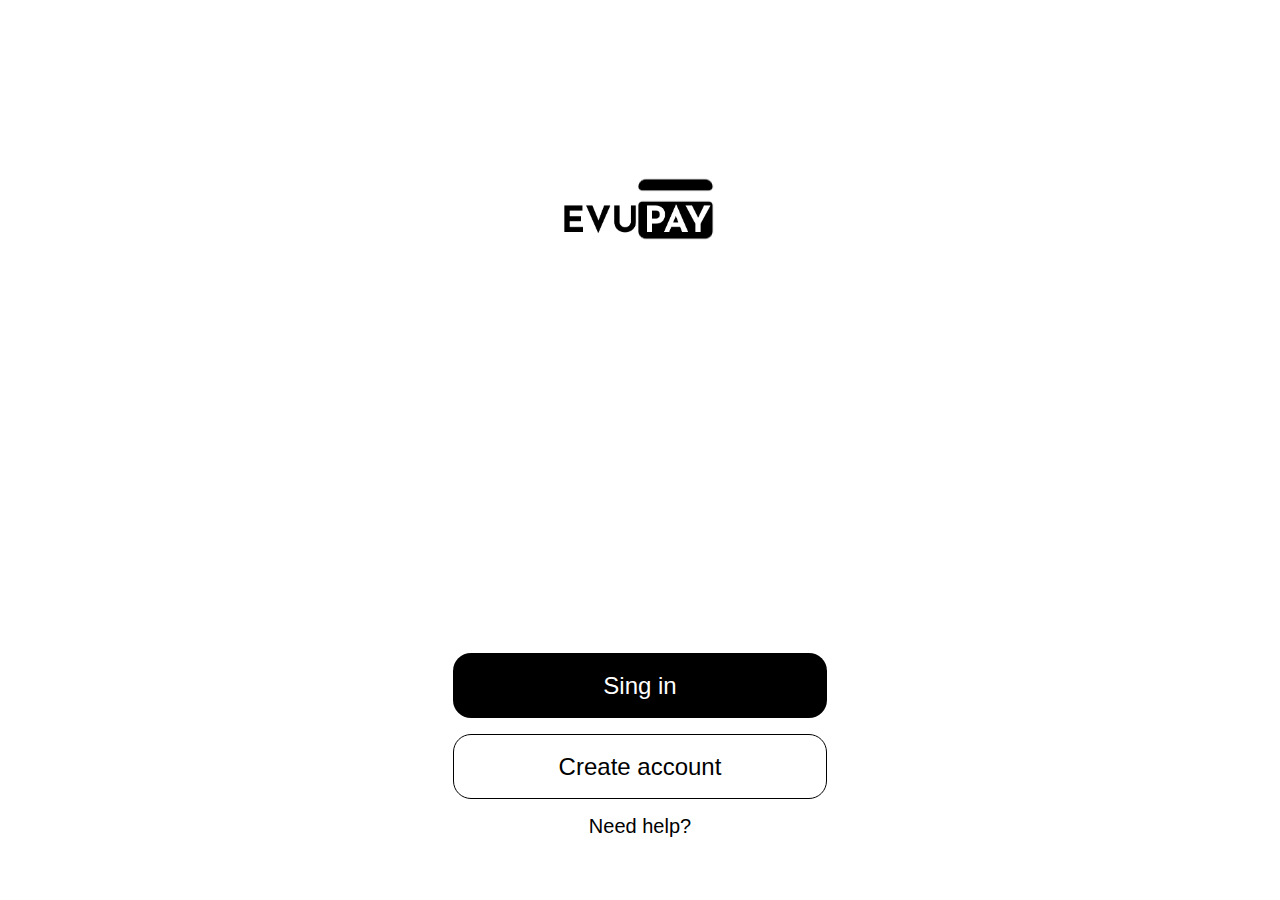
<file: index.html>
<!DOCTYPE html>
<html lang="es">
<head>
    <meta charset="UTF-8">
    <meta http-equiv="X-UA-Compatible" content="IE=edge">
    <meta name="viewport" content="width=device-width, initial-scale=1.0">
    <title>Document</title>
    <link rel="stylesheet" href="./css/confi.css">
    <link rel="stylesheet" href="./css/index.css">
    <link rel="preconnect" href="https://fonts.googleapis.com">
    <link rel="preconnect" href="https://fonts.gstatic.com" crossorigin>
    <link href="https://fonts.googleapis.com/css2?family=Roboto:ital,wght@0,100;0,300;0,500;0,700;0,900;1,100;1,300;1,400;1,500;1,700;1,900&display=swap" rel="stylesheet">
</head>

<body>
        <div class="login">
            <div class="logo">
                <img src="./img/logo.png" alt="" class="log">
            </div>
            <div class="sign-in">
                    <a href="./transaction.html" class="transaction">
                        <p  class="transaction">
                            Sing in
                        </p>
                    </a>
            </div>
            <div class="create-account">
                <a href="./create_account.html" class="createAccount">
                    <p>
                        Create account
                    </p>
                </a>
            </div>
            <div class="need-help">
                <p>
                    Need help?
                </p>
            </div>
        </div>
</body>
</html>
</file>
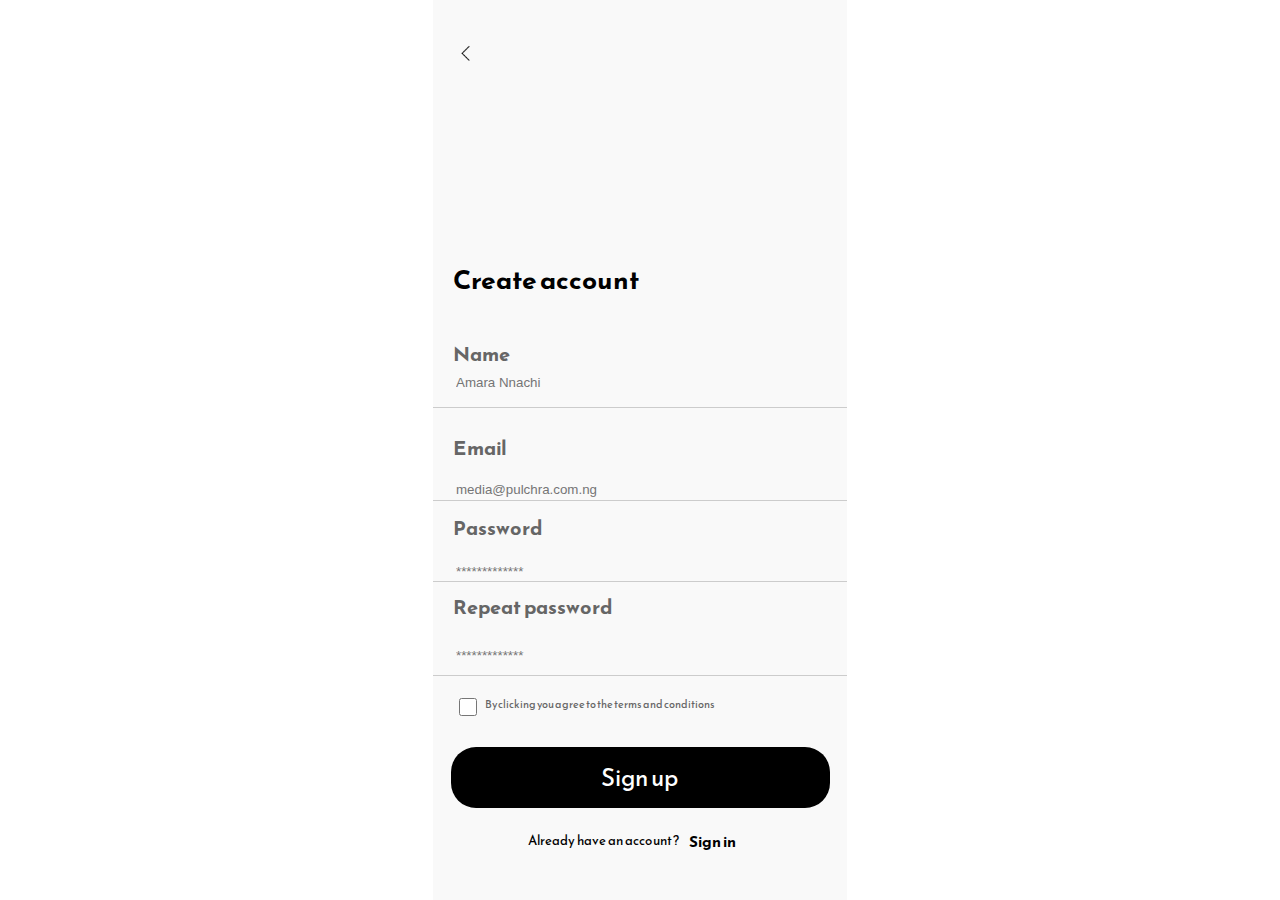
<file: create_account.html>
<!DOCTYPE html>
<html lang="es">
<head>
    <meta charset="UTF-8">
    <meta http-equiv="X-UA-Compatible" content="IE=edge">
    <meta name="viewport" content="width=device-width, initial-scale=1.0">
    <link rel="stylesheet" href="./css/confi.css">
    <link rel="stylesheet" href="./css/create_account.css   ">

    <link rel="preconnect" href="https://fonts.googleapis.com">
    <link rel="preconnect" href="https://fonts.gstatic.com" crossorigin>
    <link href="https://fonts.googleapis.com/css2?family=Reem+Kufi:wght@400;500;600;700&display=swap" rel="stylesheet">
    <title>Transaction</title>
</head>
<body>
    <div class="telefono">
        <div class="header">
            <a href="./index.html">
                <img src="./img/regresar.png" alt="" class="regresar">
            </a>    
        </div>
        <div class="titulo">
            <span class="titulo-createAccount">
                Create account
            </span>
        </div>
        <div class="datos">
            <div class="name">
                <span class="tituloDatos1">
                    Name
                </span>
                <input type="text" placeholder="Amara Nnachi" class="entradaTexto1">
            </div>
            <div class="email">
                <span class="tituloDatos2">
                    Email
                </span>
                <input type="text" placeholder="media@pulchra.com.ng" class="entradaTexto2">
            </div>
            <div class="password">
                <span class="tituloDatos3">
                    Password
                </span>
                <input type="password" placeholder="*************" class="entradaTexto3">
            </div>
            <div class="repeatPassword">
                <span class="tituloDatos4">
                    Repeat password
                </span>
                <input type="password" placeholder="*************" class="entradaTexto4">
            </div>
            <div class="terminosCondiciones">
                <div>
                    <input type="checkbox" class="checkbox"> 
                </div>
                <span class="textoCheckbox">
                    By clicking you agree to the terms and conditions
                </span>
            </div>
        </div>
        <div class="boton">
            <div class="Sign-up">
                <p>
                    Sign up
                </p>
            </div>
        </div>
        <div class="ayuda">
            <div>
                <span class="ayuda1">
                    Already  have an account?
                </span>
            </div>
            <div class="ayuda2">
                Sign in
            </div>
        </div>
    </div>
</body>
</html>
</file>
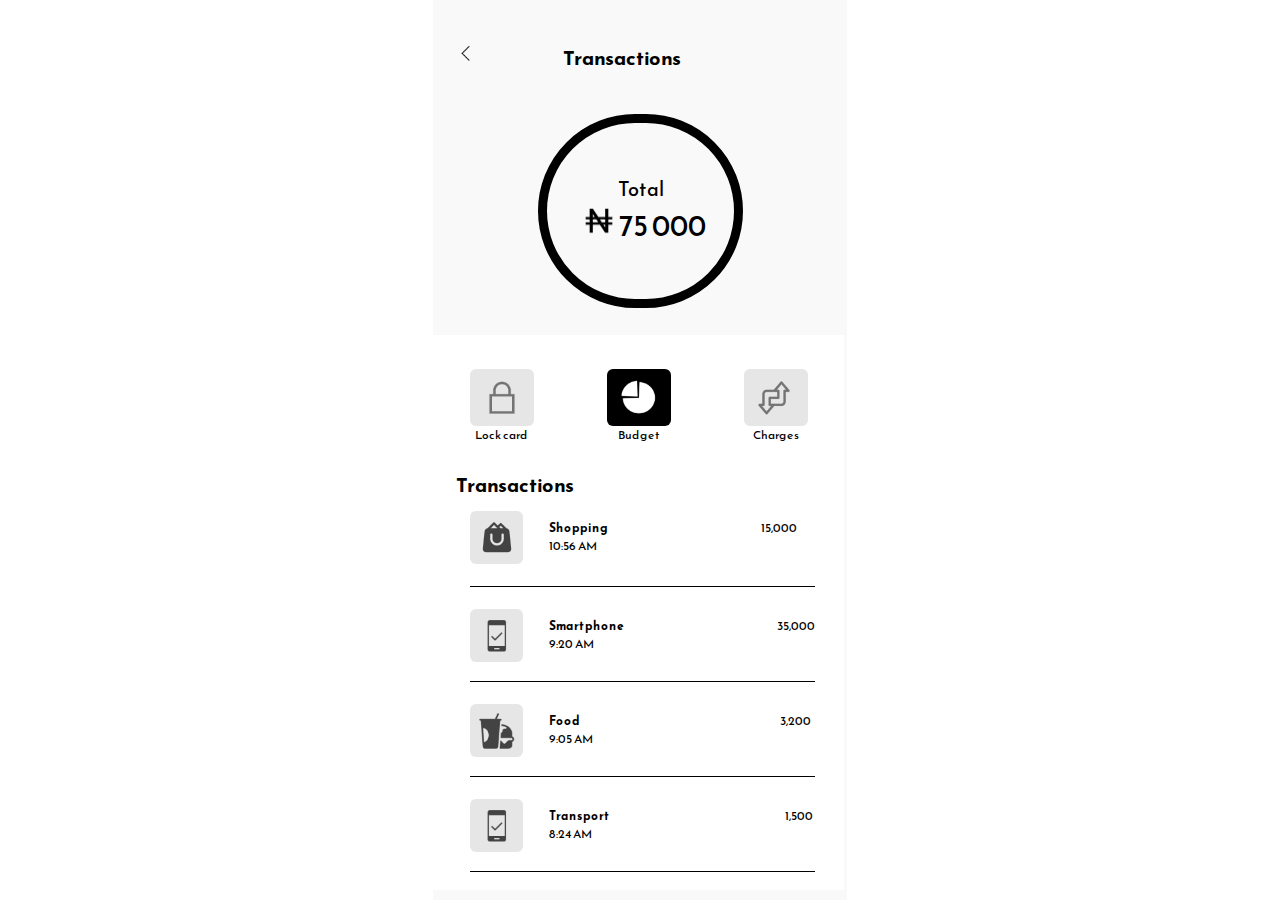
<file: transaction.html>
<!DOCTYPE html>
<html lang="es">
<head>
    <meta charset="UTF-8">
    <meta http-equiv="X-UA-Compatible" content="IE=edge">
    <meta name="viewport" content="width=device-width, initial-scale=1.0">
    <link rel="stylesheet" href="./css/confi.css">
    <link rel="stylesheet" href="./css/transaction.css">

    <link rel="preconnect" href="https://fonts.googleapis.com">
    <link rel="preconnect" href="https://fonts.gstatic.com" crossorigin>
    <link href="https://fonts.googleapis.com/css2?family=Reem+Kufi:wght@400;500;600;700&display=swap" rel="stylesheet">
    <title>Transaction</title>
</head>
<body>
    <div class="telefono">
        <div class="header">
            <a href="./index.html">
                <img src="./img/regresar.png" alt="" class="regresar">
            </a>
            <span class="titulo-header">Transactions</span>
        </div>
        <div class="grafico">
            <div class="circulo">
                <div class="total">
                    <span>
                        Total
                    </span>
                </div>
                <div class="total2">
                    <img src="./img/n.png" alt="" class="total-img">
                    <span class="total-numeros">
                        75 000
                    </span>
                </div>
            </div>
        </div>
        <div class="datos">
            <div class="botones">
                <div class="bloquear">
                    <div class="bloquear-img">
                        <img src="./img/bloquear.png" alt="">
                    </div>
                    <span>
                        Lock card
                    </span>
                </div>
                <div class="graficoPie">
                    <div class="graficoPie-img">
                        <img src="./img/grafico.png" alt="">
                    </div>
                    <span>
                        Budget
                    </span>
                </div>
                <div class="flechas">
                    <div class="flechas-img">
                        <img src="./img/cambio.png" alt="">
                    </div>
                    <span>
                        Charges
                    </span>
                </div>
            </div>
            <div class="titulo-datos">
                <span>
                    Transactions
                </span>
            </div>
            <div class="precios">
                <div class="precios1">
                    <div class="img1">
                        <img src="./img/comprar.png" alt="" class="imgPrecio1">
                    </div>
                    <div class="texto1">
                        <div class="textoPrecio1">
                            <div>
                                <span class="titulo-precio1">
                                    Shopping
                                </span>
                            </div>
                            <div>
                                <span>
                                    15,000
                                </span>
                            </div>
                        </div>
                        <span>
                            10:56 AM
                        </span>
                    </div>
                </div>
                <div class="precios2">
                    <div class="img2">
                        <img src="./img/telefono.png" alt="" class="imgPrecio2">
                    </div>
                    <div class="texto2">
                        <div class="textoPrecio2">
                            <div>
                                <span class="titulo-precio2">
                                    Smartphone
                                </span>
                            </div>
                            <div>
                                <span>
                                    35,000
                                </span>
                            </div>
                        </div>
                        <span>
                            9:20 AM
                        </span>
                    </div>
                </div>
                <div class="precios2">
                    <div class="img2">
                        <img src="./img/comida.png" alt="" class="imgPrecio2">
                    </div>
                    <div class="texto2">
                        <div class="textoPrecio2">
                            <div>
                                <span class="titulo-precio3">
                                    Food
                                </span>
                            </div>
                            <div>
                                <span>
                                    3,200
                                </span>
                            </div>
                        </div>
                        <span>
                            9:05 AM
                        </span>
                    </div>
                </div>
                <div class="precios2">
                    <div class="img2">
                        <img src="./img/telefono.png" alt="" class="imgPrecio2">
                    </div>
                    <div class="texto2">
                        <div class="textoPrecio2">
                            <div>
                                <span class="titulo-precio4">
                                    Transport
                                </span>
                            </div>
                            <div>
                                <span>
                                    1,500
                                </span>
                            </div>
                        </div>
                        <span>
                            8:24 AM
                        </span>
                    </div>
                </div>
            </div>
        </div>
    </div>
</body>
</html>
</file>
<file: css/confi.css>
* {
    margin: 0;
    padding: 0;
    box-sizing: border-box;
    text-decoration: none;
}

html,body {
    max-width: 41.4rem;
    margin: auto;
    font-size: 10px;
    font-family: 'Reem Kufi', sans-serif;

}

:root {
    --color1: #000000;
    --color2: #fff;
    --color3: #E6E6E6;
    --color4: #F9F9F9;
    --color5: #666666;
    --color6: #cccccc;
}
</file>
<file: css/index.css>
.login {
    width: 100%;
    height: 100vh;
    padding: 2rem;
    display: grid;
    grid-template-rows: 1fr 6.5rem 6.5rem 6.5rem;
    gap: 1.6rem;
}
.log{
    width: 15.9rem;
    height: 9.4rem;
}
.logo{
    margin-top: 14.2rem;
    justify-self: center;
}
.sign-in {
    background-color: var(--color1);
    border-radius: 1.8rem;
    color: var(--color2);
    font-size: 2.4rem;

    display: flex;
    justify-content: center;
    align-items: center;
}
.transaction{
    color: var(--color2);
}
.create-account {
    border: 1px solid var(--color1);
    border-radius: 1.8rem;
    font-size: 2.4rem;

    display: flex;
    justify-content: center;
    align-items: center;
}
.createAccount{
    color: var(--color1);
}
.need-help{
    font-size: 2rem;
    justify-self: center;
}
/* CSS QUE SOLO FUNCIONA EN UN TELEFONO de 480px*/

@media screen and (max-width: 480px) {

    .login {
        height: 100%;
        position: absolute;
        position: absolute;
        top: 0;
        bottom: 0;
        left: 0;
        right: 0;
    }
}
</file>
<file: css/create_account.css>
.telefono {
    width: 100%;
    height: 100vh;
    display: grid;
    left: 0;
    margin: auto;
    grid-template-rows: 26rem 7.9rem 39.3rem 9.1rem 7.3rem;
    background-color: var(--color4);
}
.header{
    margin-top: 4.2rem;
}
.regresar{
    width: 6.8rem;
    height: 2.3rem;
}

.titulo-createAccount{
    height: 4.1rem;
    font-size: 2.645rem;
    font-weight: bold;
    padding-left: 2rem;
}

.name{
    display: flex;
    flex-direction: column;
    border-bottom: 1px solid var(--color6);
    height: 6.9rem;
}
.tituloDatos1{
    font-size: 2rem;;
    font-weight: bold;
    color: var(--color5);
    padding-left: 2rem;
}
.entradaTexto1{
    border: none;
    width: 36rem;
    height: 2.7rem;
    margin-left: 2.3rem;
    outline: none;
    background-color: transparent;
}

.email{
    display: flex;
    flex-direction: column;
    border-bottom: 1px solid var(--color6);
    width: 41.4rem;
    height: 9.3rem;
}
.tituloDatos2{
    font-size: 2rem;;
    font-weight: bold;
    color: var(--color5);
    padding-left: 2rem;
    padding-bottom: 1.5rem;
    padding-top: 2.5rem;
}
.entradaTexto2{
    border: none;
    width: 36rem;
    height: 2.7rem;
    margin-left: 2.3rem;
    outline: none;
    background-color: transparent;
}

.password{
    display: flex;
    flex-direction: column;
    border-bottom: 1px solid var(--color6);
    height: 8.1rem;
    width: 41.4rem;
}
.tituloDatos3{
    font-size: 2rem;;
    font-weight: bold;
    color: var(--color5);
    padding-left: 2rem;
    padding-top: 1.2rem;
    padding-bottom: 1.8rem;
}
.entradaTexto3{
    border: none;
    width: 36rem;
    height: 2.7rem;
    margin-left: 2.3rem;
    outline: none;
    background-color: transparent;
}

.repeatPassword{
    display: flex;
    flex-direction: column;
    border-bottom: 1px solid var(--color6);
    height: 9.4rem;
}
.tituloDatos4{
    font-size: 2rem;;
    font-weight: bold;
    color: var(--color5);
    padding-left: 2rem;
    padding-top: 1rem;
    padding-bottom: 2rem;
}
.entradaTexto4{
    border: none;
    width: 36rem;
    height: 2.7rem;
    outline: none;
    margin-left: 2.3rem;
    background-color: transparent;
}
.terminosCondiciones{
    display: flex;
    flex-direction: row;
}
.checkbox{
    width: 1.8rem;
    height: 1.8rem;
    margin-left: 2.6rem;
    margin-top: 2.2rem;
}
.textoCheckbox{
    font-size: 1.09rem;
    padding-left: 0.8rem;
    color: var(--color5);   
    padding-top: 2rem;
}
.boton{
    display: flex;
    justify-content: center;
    align-items: center;
}
.Sign-up{
    background-color: var(--color1);
    color: var(--color2);
    border-radius: 2.5rem;
    font-size: 2.4rem;
    width: 37.9rem;
    height: 6.1rem;

    display: flex;
    justify-content: center;
    align-items: center;
}
.ayuda{
    display: flex;
    padding-top: 0.7rem;
}
.ayuda1{
    font-size: 1.326rem;
    padding-left: 9.5rem;
}
.ayuda2{
    font-size: 1.525rem;
    font-weight: bold;
    margin-left: 1rem;
}
/* CSS QUE SOLO FUNCIONA EN UN TELEFONO de 480px*/
@media screen and (max-width: 480px) {
    .telefono {
        height: 100%;
        position: absolute;
        position: absolute;
        top: 0;
        bottom: 0;
        left: 0;
        right: 0;
    }
}
</file>
<file: css/transaction.css>
.telefono {
    width: 100%;
    height: 100vh;
    display: grid;
    left: 0;
    margin: auto;
    grid-template-rows: 8.1rem 25.4rem 55.5rem;
    background-color: var(--color4);
}
.header{
    margin-top: 4.2rem;
}
.regresar{
    width: 6.8rem;
    height: 2.3rem;
}
.titulo-header{
    width: 13.6rem;
    height: 3rem;
    font-size: 2rem;
    padding-left: 6.1rem;
    font-weight: bold;
}
.grafico{
    padding-top: 3.3rem;    
    justify-self: center;
}
.circulo{
    width: 20.5rem;
    height: 19.4rem;
    border: 0.9rem solid var(--color1);
    border-radius: 36rem;
    display: flex;
    justify-content: center;
    flex-direction: column;
}
.total{
    font-size: 2rem;
    padding-left: 7.1rem;
}
.total2{
    padding-left: 3.3rem;
}
.total-numeros{
    font-size: 2.9rem;
}
.total-img{
    width: 3.8rem;
    height: 3.2rem;
}
.datos{
    background-color: var(--color2);
    width: 41.1rem;
}
.botones{
    display: flex;
    justify-content: space-around;
    padding-top: 3.4rem;
}
.bloquear{
    display: flex;
    flex-direction: column;
}
.bloquear-img{
    width: 6.4rem;
    height: 5.7rem;
    background-color: var(--color3);
    border-radius: 0.6rem;
}
.bloquear-img img{
    width: 4rem;
    height: 4rem;
    margin-top: 0.9rem;
    margin-left: 1.2rem;
}
.bloquear span{
    margin: auto;
    font-size: 1.2rem;
}
.graficoPie{
    display: flex;
    flex-direction: column;
}
.graficoPie-img{
    width: 6.4rem;
    height: 5.7rem;
    background-color: var(--color1);
    border-radius: 0.6rem;
}
.graficoPie-img img{
    width: 4rem;
    height: 4rem;
    margin-top: 0.9rem;
    margin-left: 1.2rem;
}
.graficoPie span{
    margin: auto;
    font-size: 1.2rem;
}
.flechas{
    display: flex;
    flex-direction: column;
}
.flechas-img{
    width: 6.4rem;
    height: 5.7rem;
    background-color: var(--color3);
    border-radius: 0.6rem;
}
.flechas-img img{
    width: 4rem;
    height: 4rem;
    margin-top: 0.9rem;
    margin-left: 1rem;
}
.flechas span{
    margin: auto;
    font-size: 1.2rem;
}
.titulo-datos{
    font-size: 2rem;
    font-weight: bold;
    margin-left: 2.3rem;
    padding-top: 2.6rem;
    margin-bottom: 1.1rem;
}
.precios{
    display: grid;
    grid-template-rows: 7.6rem 9.5rem 9.5rem 9.5rem;
    margin-left: 3.7rem;
    width: 31.2rem;
}
.precios1{
    display: flex;
    flex-direction: row;
    border-bottom: 1px solid var(--color1);
}
.img1{
    width: 5.3rem;
    height: 5.3rem;
    background-color: var(--color3);
    border-radius: 0.6rem;
}
.imgPrecio1{
   width: 3.6rem;
   height: 3.6rem;
   margin-top: 0.9rem;
   margin-left: 0.9rem;
}
.texto1{
    display: flex;
    flex-direction: column;
    padding-left: 2.6rem;
    padding-top: 0.8rem;
    font-size: 1.2rem;
}
.textoPrecio1{
    display: flex;
    flex-direction: row;
}
.textoPrecio1 .titulo-precio1{
    padding-right: 15.3rem;
    font-weight: bold;
}

.precios2{
    display: flex;
    flex-direction: row;
    border-bottom: 1px solid var(--color1);
    margin-top: 2.2rem;
}
.img2{
    width: 5.3rem;
    height: 5.3rem;
    background-color: var(--color3);
    border-radius: 0.6rem;
}
.imgPrecio2{
   width: 3.6rem;
   height: 3.6rem;
   margin-top: 0.9rem;
   margin-left: 0.9rem;
}
.texto2{
    display: flex;
    flex-direction: column;
    padding-left: 2.6rem;
    padding-top: 0.8rem;
    font-size: 1.2rem;
}
.textoPrecio2{
    display: flex;
    flex-direction: row;
}
.textoPrecio2 .titulo-precio2{
    padding-right: 15.3rem;
    font-weight: bold;
}
.textoPrecio2 .titulo-precio3{
    padding-right: 20rem;
    font-weight: bold;
}
.textoPrecio2 .titulo-precio4{
    padding-right: 17.5rem;
    font-weight: bold;
}
/* CSS QUE SOLO FUNCIONA EN UN TELEFONO de 480px*/
@media screen and (max-width: 480px) {
    .telefono {
        height: 100%;
        position: absolute;
        position: absolute;
        top: 0;
        bottom: 0;
        left: 0;
        right: 0;
    }
}
</file>
